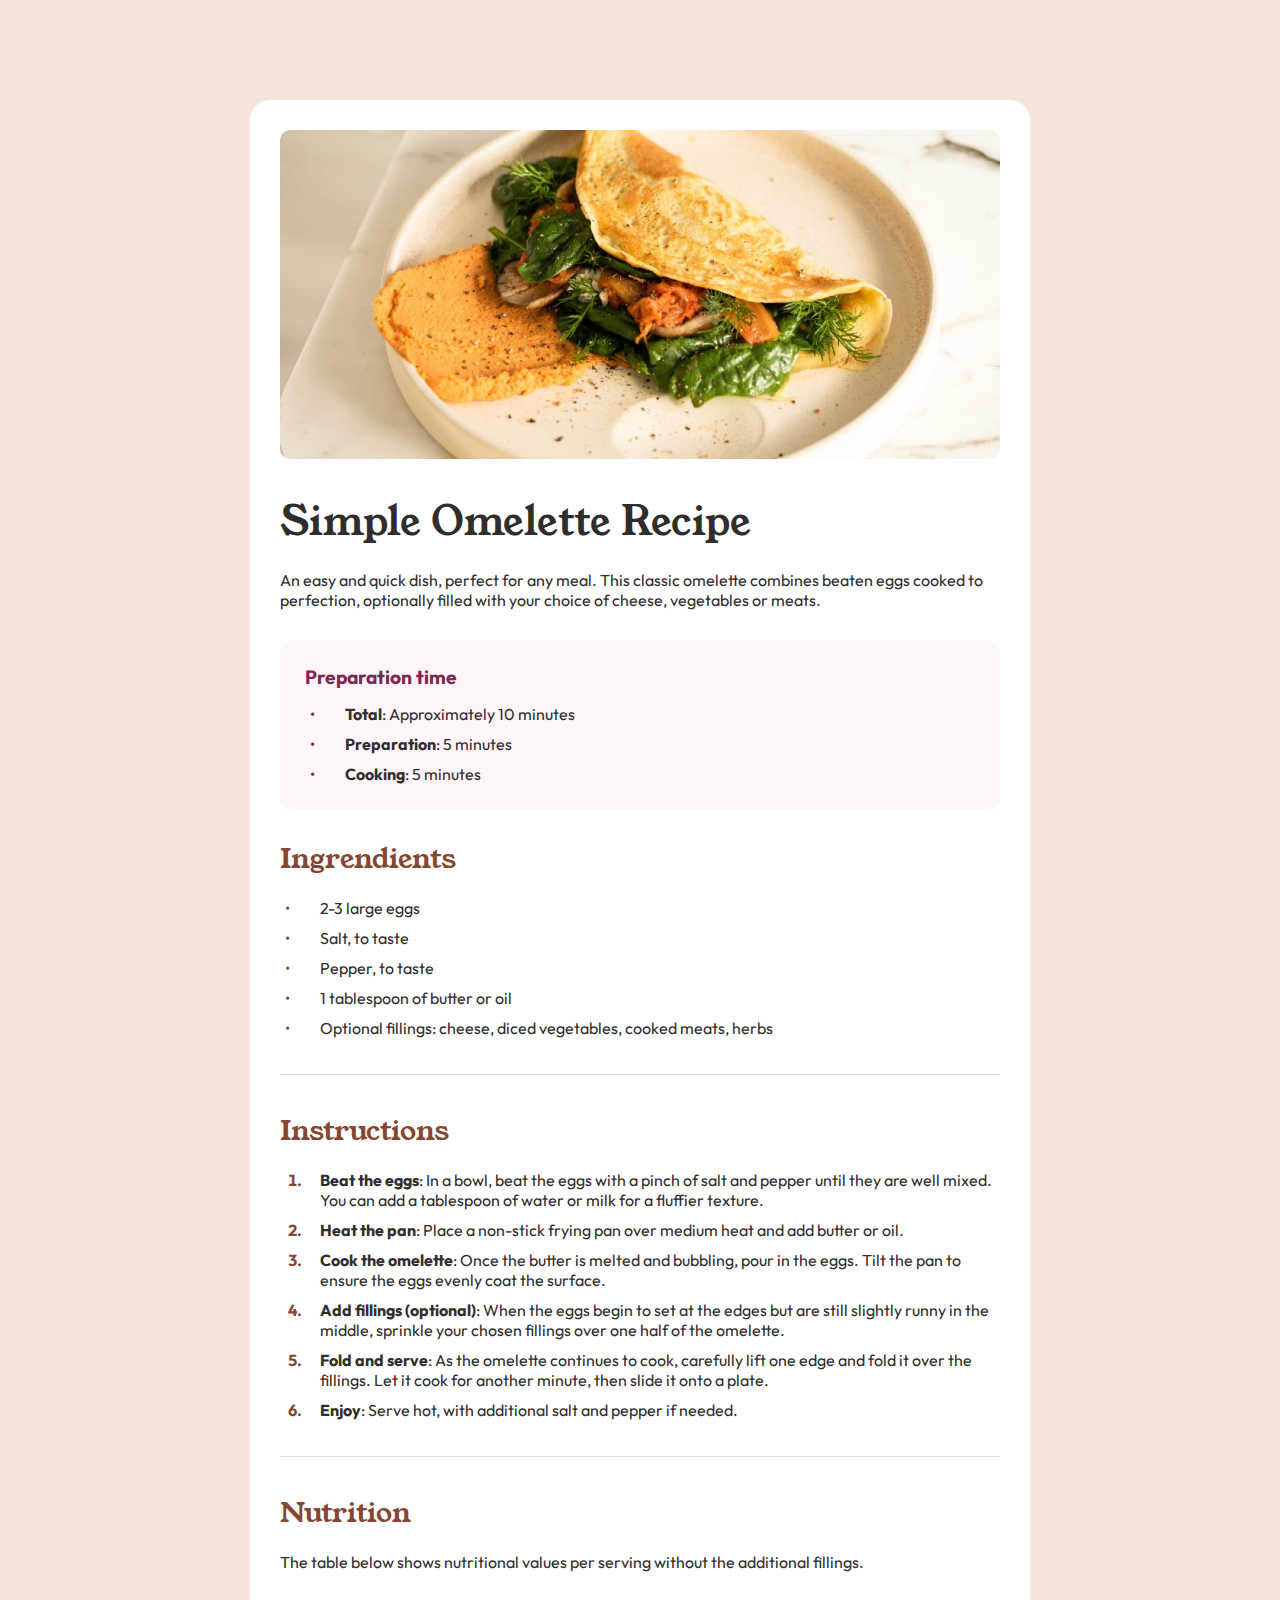
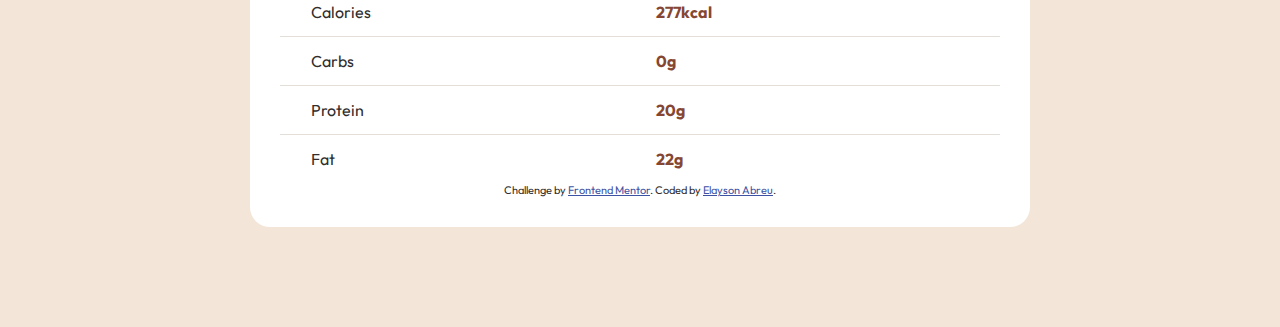
<file: index.html>
<!-- v1.1 -->

<!DOCTYPE html>
<html lang="en">

<head>
  <meta charset="UTF-8">
  <meta name="viewport" content="width=device-width, initial-scale=1.0">
  <!-- displays site properly based on user's device -->

  <link rel="icon" type="image/png" sizes="32x32" href="./assets/images/favicon-32x32.png">

  <title>Frontend Mentor | Recipe page</title>

  <!-- Feel free to remove these styles or customise in your own stylesheet 👍 -->
  <style>
    .attribution {
      font-size: 11px;
      text-align: center;
    }

    .attribution a {
      color: hsl(228, 45%, 44%);
    }
  </style>

  <link href="css/style.css" rel="stylesheet">
  <link href="css/responsiveness.css" rel="stylesheet">
</head>

<body>
  <main>
    <div id="body">
      <img src="assets/images/image-omelette.jpeg" alt="Omelette photo">
      <div id="inbody">
        <h1>Simple Omelette Recipe</h1>
        <p>
          An easy and quick dish, perfect for any meal. This classic omelette combines beaten eggs cooked to perfection,
          optionally filled with your choice of cheese, vegetables or meats.
        </p>
        <div class="prep-time">
          <span class="prep-time-title">Preparation time</span>
          <ul>
            <li><strong>Total</strong>: Approximately 10 minutes</li>
            <li><strong>Preparation</strong>: 5 minutes</li>
            <li><strong>Cooking</strong>: 5 minutes</li>
          </ul>
        </div>
        <h2>Ingrendients</h2>
        <ul>
          <li>2-3 large eggs</li>
          <li>Salt, to taste</li>
          <li>Pepper, to taste</li>
          <li>1 tablespoon of butter or oil</li>
          <li>Optional fillings: cheese, diced vegetables, cooked meats, herbs</li>
        </ul>
        <hr>
        <h2>Instructions</h2>
        <ol>
          <li><strong>Beat the eggs</strong>: In a bowl, beat the eggs with a pinch of salt and pepper until they are
            well
            mixed. You can add a tablespoon of water or milk for a fluffier texture.</li>
          <li><strong>Heat the pan</strong>: Place a non-stick frying pan over medium heat and add butter or oil.</li>
          <li><strong>Cook the omelette</strong>: Once the butter is melted and bubbling, pour in the eggs. Tilt the pan
            to ensure the eggs evenly coat the surface.</li>
          <li><strong>Add fillings (optional)</strong>: When the eggs begin to set at the edges but are still slightly
            runny in the middle, sprinkle your chosen fillings over one half of the omelette.</li>
          <li><strong>Fold and serve</strong>: As the omelette continues to cook, carefully lift one edge and fold it
            over
            the fillings. Let it cook for another minute, then slide it onto a plate.</li>
          <li><strong>Enjoy</strong>: Serve hot, with additional salt and pepper if needed.</li>
        </ol>
        <hr>
        <h2>Nutrition</h2>
        The table below shows nutritional values per serving without the additional fillings.
        <table>
          <tr>
            <td>Calories</td>
            <td>277kcal</td>
          </tr>
          <tr>
            <td>Carbs</td>
            <td>0g</td>
          </tr>
          <tr>
            <td>Protein</td>
            <td>20g</td>
          </tr>
          <tr>
            <td>Fat</td>
            <td>22g</td>
          </tr>
        </table>
        <div class="attribution">
          Challenge by <a href="https://www.frontendmentor.io?ref=challenge" target="_blank">Frontend Mentor</a>.
          Coded by <a href="https://www.frontendmentor.io/profile/ElaysonAbreu" target="_blank">Elayson Abreu</a>.
        </div>
      </div>
    </div>
  </main>
</body>

</html>

<!--
  # Changelog

  ## v1.1
  - New directory: “css”.
  - Added `* {margin: 0; padding: 0;}` to the beginning of `style.css`.
  - New `<div>`’s with `id`’s “body” and “inbody”.
  - In order to be compatible with my Responsive Viewer, the <body> element will not be styled. A `<div id="body">` will be used for this purpose.
  - The `<main>` element does not need to be configured. Its settings have been moved to `<html>` or `#body`.
  - The font size of the titles has been reset.
  - Lists have been reimplemented so that it is no longer necessary to insert negative measures in `<margin>` or `<padding>`. Additionally, the `list-style-position` attribute has been set to `outside` explicitly.

  ## v1.0
  - The width of <body> has been fixed to 720px; it was centralized; a `background-color` was added.
  - Landmark <main> added.
  - The edges of .prep-time and the omelet photo have been rounded.
  - The `width` attribute is no longer specified directly in the <img> tag. Instead, it is now declared in the .css file in the form `max-width: 100%`.
-->
</file>
<file: css/style.css>
:root {
    /* for bg-color of <body> */
    --stone100: hsl(30, 54%, 90%);
    /* for <hr> and table border */
    --stone150: hsl(30, 18%, 87%);
    /* --stone600: hsl(30, 10%, 34%); unused color */
    /* for text */
    --stone900: hsl(24, 5%, 18%);
    /* for <h1> */
    --brown800: hsl(14, 45%, 36%);
    /* for bg-color of preparation time */
    --rose50: hsl(330, 100%, 98%);
    /* for title of preparation time etc. */
    --rose800: hsl(332, 51%, 32%);
}

@font-face {
    font-family: outfit;
    src: url("../assets/fonts/outfit/Outfit-VariableFont_wght.ttf");
}

@font-face {
    font-family: young-serif;
    src: url("../assets/fonts/young-serif/YoungSerif-Regular.ttf");
}

* {
    margin: 0;
    padding: 0;
}

html {
    background-color: var(--stone100);
    font-family: outfit;
    font-size: 16px;
    color: var(--stone900);
}

#body {
    background-color: white;
    width: 720px;
    margin: 100px auto;
    padding: 30px;
    border-radius: 20px;
}

img {
    max-width: 100%;
    border-radius: 10px;
    margin-bottom: 30px;
}

h1,
h2 {
    font-family: young-serif;
    font-weight: 100;
}

h1 {
    font-size: 40px;
    margin-bottom: 20px;
}

h2 {
    font-size: 28px;
    color: var(--brown800);
    margin-bottom: 20px;
}

hr {
    border: none;
    border-top: 1px solid var(--stone150);
    margin: 5% 0;
}

ul {
    list-style-position: outside;
    list-style-type: "•";
    margin-left: 10px;
}

ol {
    list-style-position: outside;
    margin-left: 25px;
}

li {
    margin-top: 10px;
}

ul li:first-child {
    margin-top: 0;
}

ol li:first-child {
    margin-top: 0;
}

ul li {
    padding-left: 30px;
}

ol li {
    padding-left: 15px;
}

ul li::marker {
    color: var(--brown800);
}

ol li::marker {
    font-weight: bold;
    color: var(--brown800);
}

table {
    width: 100%;
    border-collapse: collapse;
}

tr {
    border-top: 1.5px solid var(--stone150);
}

tr:first-child {
    border-top: none;
}

td {
    padding: 14px 0 14px 31px;
}

tr:first-child td {
    padding-top: 30px;
}

td:nth-child(2) {
    font-weight: bold;
    color: var(--brown800);
    padding-right: 12px;
}

.prep-time {
    background-color: var(--rose50);
    padding: 25px;
    border-radius: 10px;
    margin: 30px 0;
}

.prep-time-title {
    display: block;
    font-weight: bold;
    font-size: larger;
    color: var(--rose800);
    margin-bottom: 15px;
}

.prep-time li::marker {
    color: var(--rose800);
}
</file>
<file: css/responsiveness.css>
@media screen and (max-width: 414px) {
    html {
        background-color: white;
    }

    #body {
        width: 100%;
        margin: 0;
        padding: 0;
        border-radius: 0;
    }

    #inbody {
        padding: 20px;
    }

    img {
        border-radius: 0;
    }

    h1 {
        line-height: 110%;
    }
}
</file>
